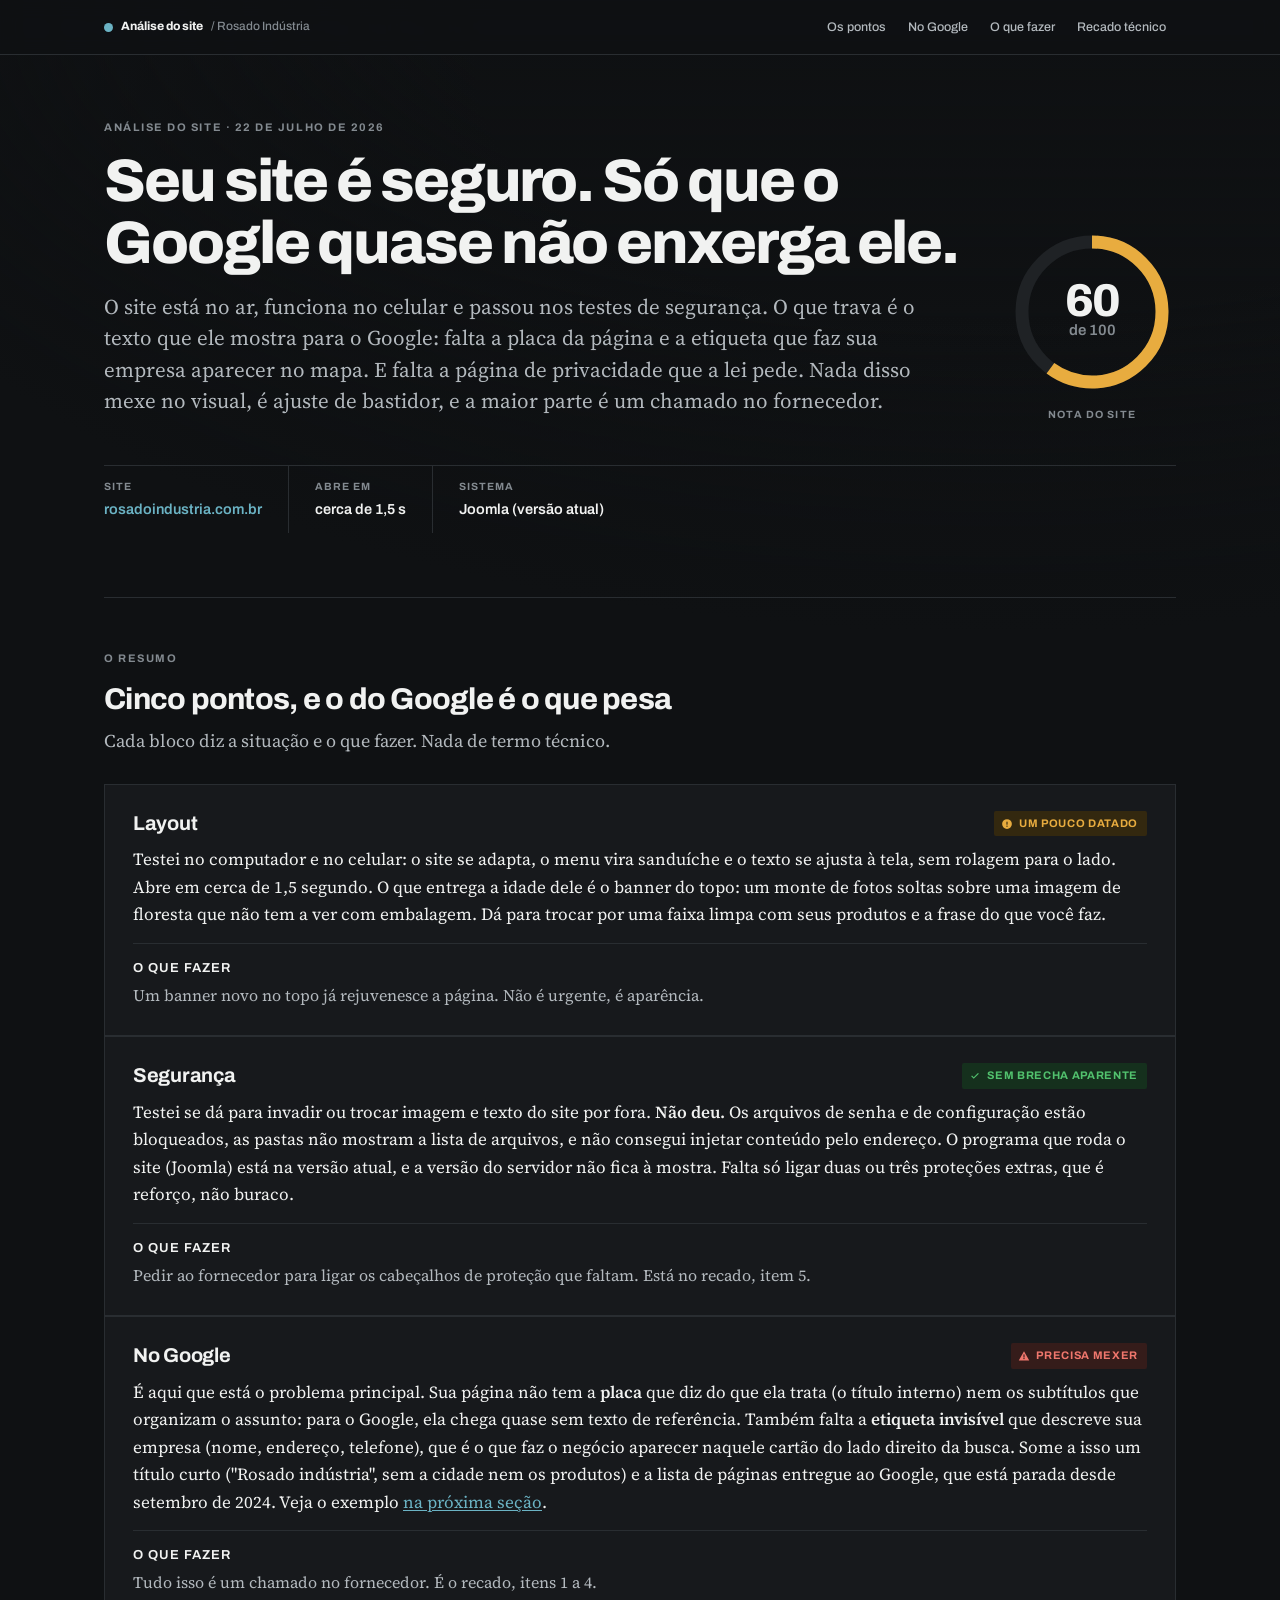
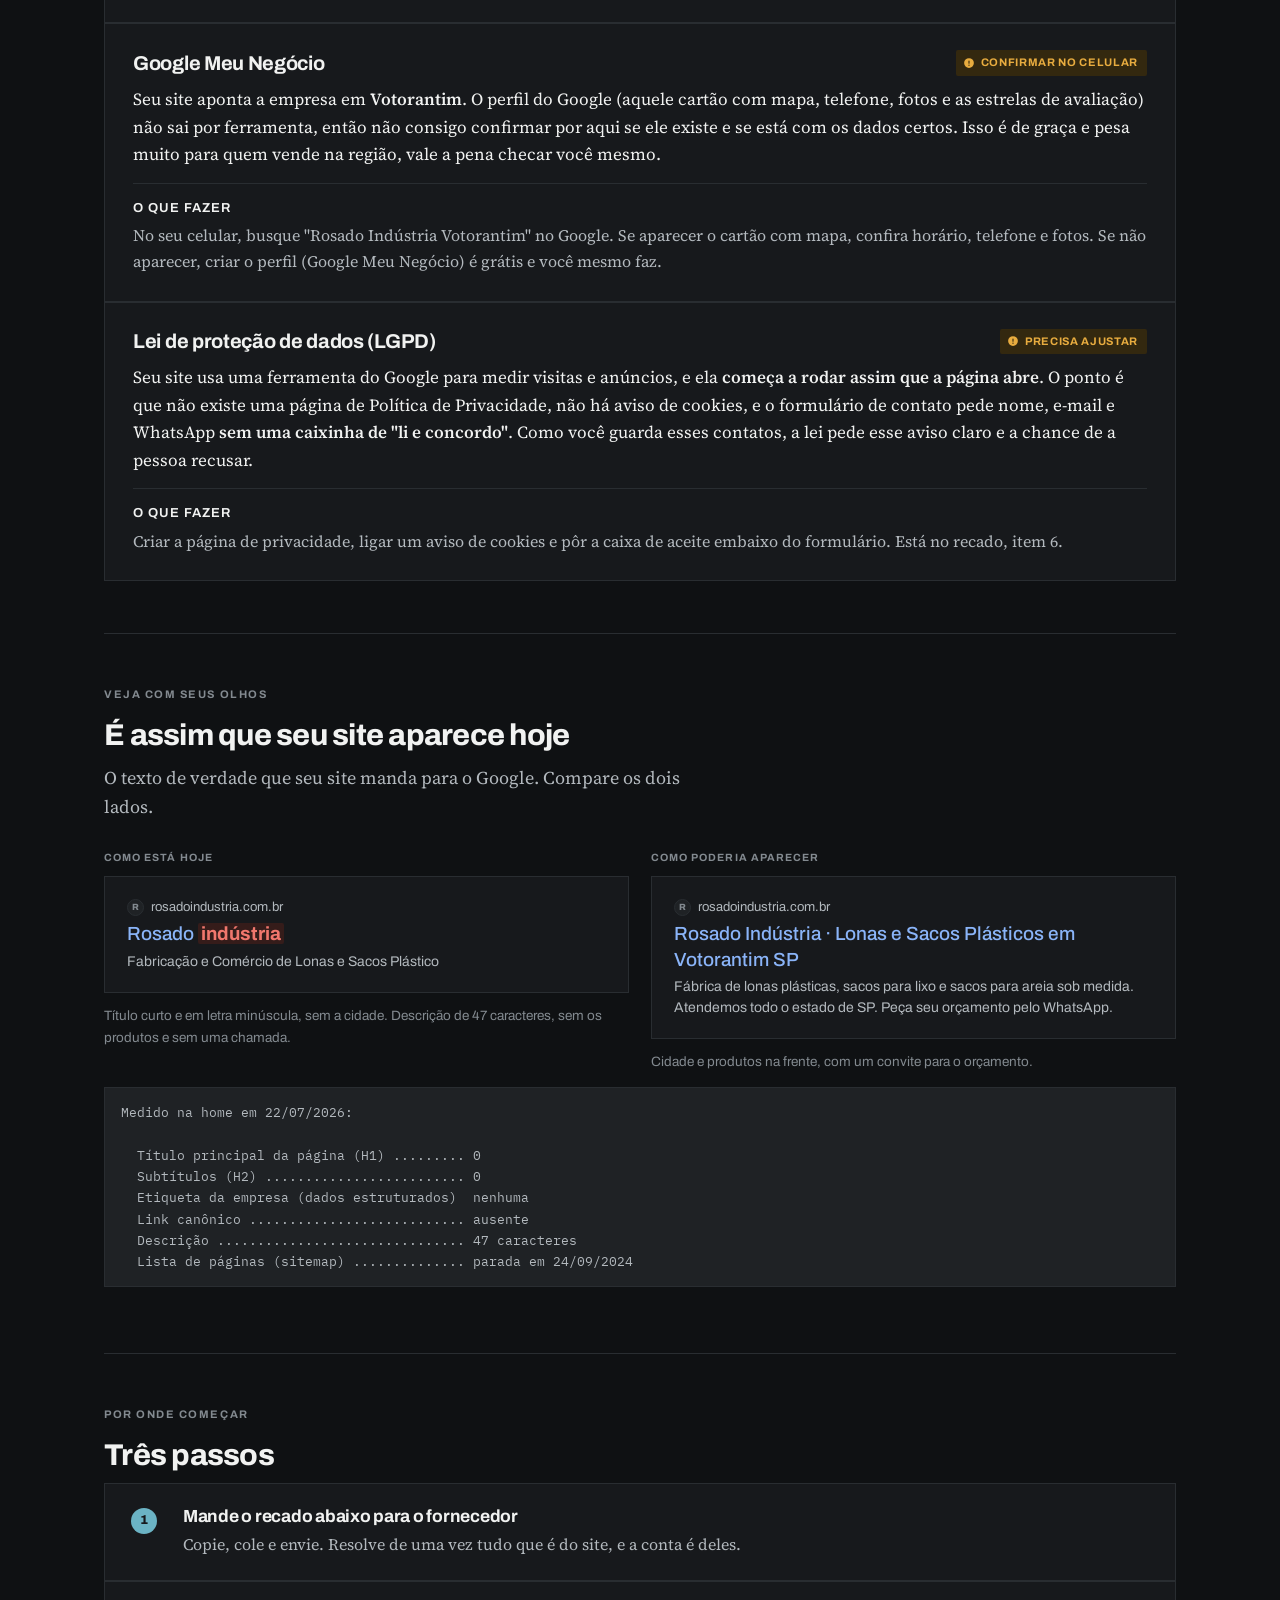
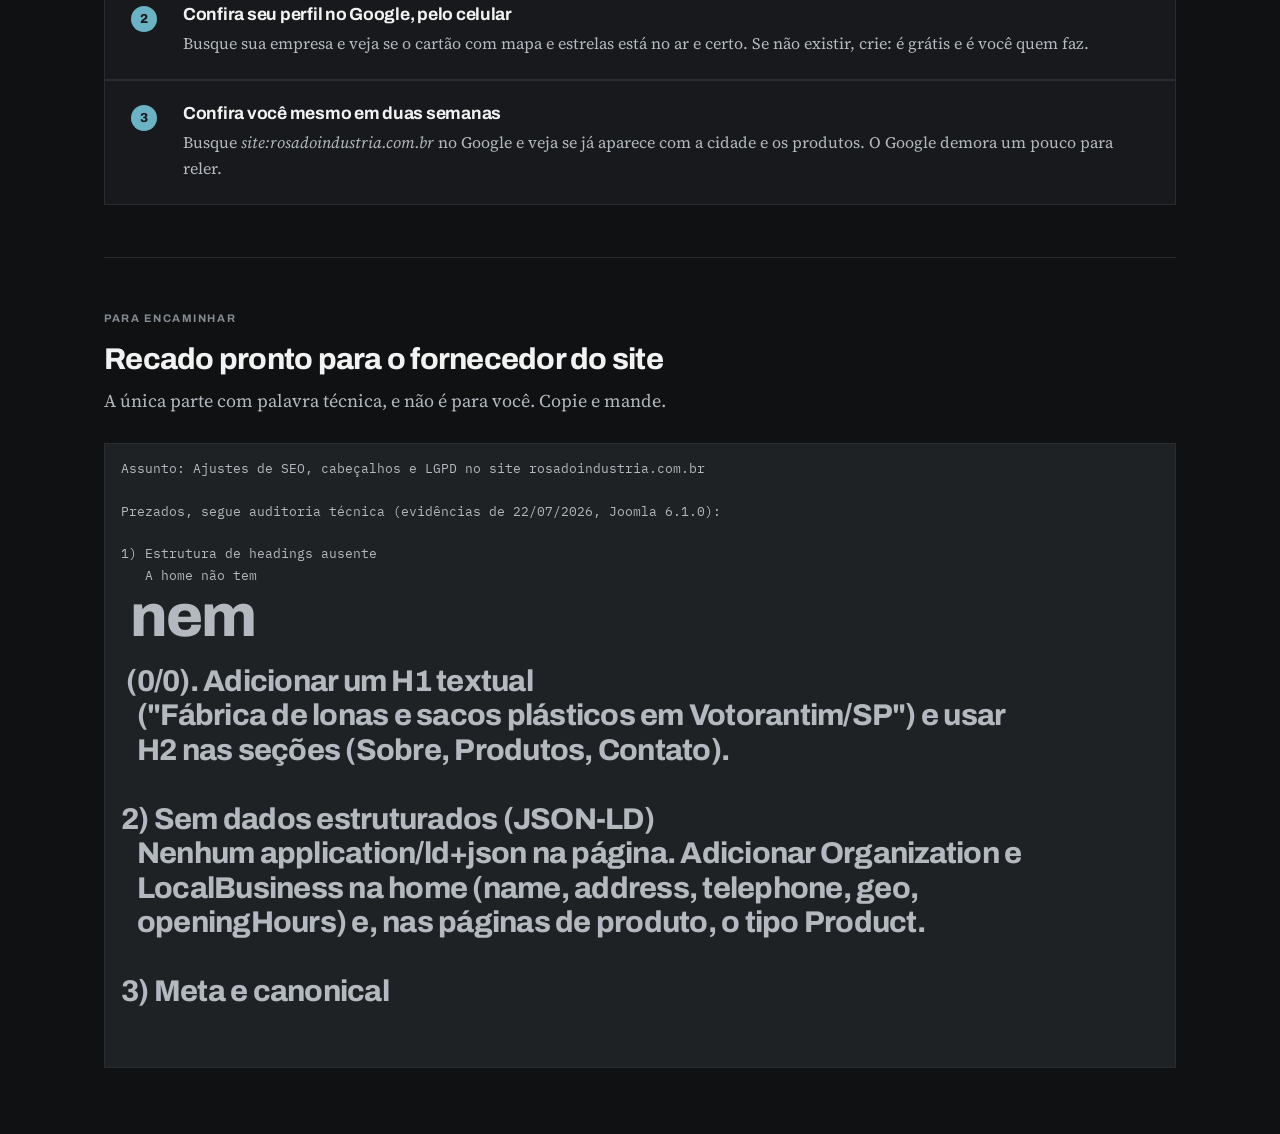
<file: rosado/index.html>
<!DOCTYPE html>
<html lang="pt-BR" data-theme="dark">
<head>
<meta charset="utf-8">
<meta name="viewport" content="width=device-width, initial-scale=1">
<title>Análise do site: Rosado Indústria</title>
<meta name="description" content="Análise do site rosadoindustria.com.br: layout, segurança, Google e LGPD.">
<meta name="robots" content="noindex, nofollow">
<link rel="preconnect" href="https://fonts.googleapis.com">
<link rel="preconnect" href="https://fonts.gstatic.com" crossorigin>
<link href="https://fonts.googleapis.com/css2?family=Archivo:wght@500;600;700;800&family=Source+Serif+4:ital,opsz,wght@0,8..60,400;0,8..60,600;1,8..60,400&family=IBM+Plex+Mono:wght@400;600&display=swap" rel="stylesheet">
<link rel="stylesheet" href="../assets/report.css?v=6">
<style>
  :root { --accent: #6a97e0; --accent-ink: #a9c6f2; --accent-wash: #15243d; }
</style>
</head>
<body>

<canvas id="bg3d" aria-hidden="true"></canvas>
<div class="bg-scrim" aria-hidden="true"></div>

<div class="topbar">
  <div class="topbar-in">
    <div class="mark"><i></i>Análise do site <span>/ Rosado Indústria</span></div>
    <nav>
      <a href="#pontos">Os pontos</a>
      <a href="#google">No Google</a>
      <a href="#fazer">O que fazer</a>
      <a href="#recado">Recado técnico</a>
    </nav>
  </div>
</div>

<div class="page">

<!-- HERO -->
<section class="hero">
  <div class="hero-grid">
    <div>
      <p class="eyebrow">Análise do site &middot; 22 de julho de 2026</p>
      <h1>Seu site é seguro. Só que o Google quase não enxerga ele.</h1>
      <p class="lede">
        O site está no ar, funciona no celular e passou nos testes de segurança. O que trava é o texto
        que ele mostra para o Google: falta a placa da página e a etiqueta que faz sua empresa aparecer
        no mapa. E falta a página de privacidade que a lei pede. Nada disso mexe no visual, é ajuste de
        bastidor, e a maior parte é um chamado no fornecedor.
      </p>
    </div>
    <div class="gauge">
      <svg width="168" height="168" viewBox="0 0 168 168" role="img" aria-label="Nota do site 60 de 100">
        <circle cx="84" cy="84" r="70" fill="none" stroke="var(--surface-sunk)" stroke-width="13"/>
        <circle cx="84" cy="84" r="70" fill="none" stroke="var(--warn)" stroke-width="13"
                stroke-dasharray="264 440" stroke-linecap="butt" transform="rotate(-90 84 84)"/>
        <text x="84" y="88" text-anchor="middle" class="gauge-num">60</text>
        <text x="84" y="107" text-anchor="middle" class="gauge-den">de 100</text>
      </svg>
      <p class="gauge-cap">Nota do site</p>
    </div>
  </div>
  <dl class="facts">
    <div class="fact"><dt>Site</dt><dd><a href="https://rosadoindustria.com.br/" target="_blank" rel="noopener">rosadoindustria.com.br</a></dd></div>
    <div class="fact"><dt>Abre em</dt><dd>cerca de 1,5 s</dd></div>
    <div class="fact"><dt>Sistema</dt><dd>Joomla (versão atual)</dd></div>
  </dl>
</section>

<!-- OS 5 PONTOS -->
<section id="pontos">
  <div class="col">
    <p class="eyebrow">O resumo</p>
    <h2>Cinco pontos, e o do Google é o que pesa</h2>
    <p class="sec-intro">Cada bloco diz a situação e o que fazer. Nada de termo técnico.</p>
  </div>

  <div class="checks">

    <div class="check">
      <div class="check-hd">
        <h3>Layout</h3>
        <span class="sev sev-warn">
          <svg viewBox="0 0 16 16" fill="currentColor" aria-hidden="true"><path d="M8 1.5A6.5 6.5 0 1 0 14.5 8 6.5 6.5 0 0 0 8 1.5zm0 3a.75.75 0 0 1 .75.75v3a.75.75 0 0 1-1.5 0v-3A.75.75 0 0 1 8 4.5zm0 7.25a.9.9 0 1 1 0-1.8.9.9 0 0 1 0 1.8z"/></svg>
          Um pouco datado
        </span>
      </div>
      <p>
        Testei no computador e no celular: o site se adapta, o menu vira sanduíche e o texto se ajusta
        à tela, sem rolagem para o lado. Abre em cerca de 1,5 segundo. O que entrega a idade dele é o
        banner do topo: um monte de fotos soltas sobre uma imagem de floresta que não tem a ver com
        embalagem. Dá para trocar por uma faixa limpa com seus produtos e a frase do que você faz.
      </p>
      <div class="check-do">
        <b>O que fazer</b>
        Um banner novo no topo já rejuvenesce a página. Não é urgente, é aparência.
      </div>
    </div>

    <div class="check">
      <div class="check-hd">
        <h3>Segurança</h3>
        <span class="sev sev-good">
          <svg viewBox="0 0 16 16" fill="currentColor" aria-hidden="true"><path d="M6.3 11.8 2.9 8.4l1.1-1.1 2.3 2.3 5.7-5.7 1.1 1.1z"/></svg>
          Sem brecha aparente
        </span>
      </div>
      <p>
        Testei se dá para invadir ou trocar imagem e texto do site por fora. <strong>Não deu.</strong>
        Os arquivos de senha e de configuração estão bloqueados, as pastas não mostram a lista de
        arquivos, e não consegui injetar conteúdo pelo endereço. O programa que roda o site (Joomla)
        está na versão atual, e a versão do servidor não fica à mostra. Falta só ligar duas ou três
        proteções extras, que é reforço, não buraco.
      </p>
      <div class="check-do">
        <b>O que fazer</b>
        Pedir ao fornecedor para ligar os cabeçalhos de proteção que faltam. Está no recado, item 5.
      </div>
    </div>

    <div class="check">
      <div class="check-hd">
        <h3>No Google</h3>
        <span class="sev sev-crit">
          <svg viewBox="0 0 16 16" fill="currentColor" aria-hidden="true"><path d="M8 1.5 15 14H1L8 1.5zm0 4a.75.75 0 0 0-.75.75v3a.75.75 0 0 0 1.5 0v-3A.75.75 0 0 0 8 5.5zm0 6.75a.9.9 0 1 0 0-1.8.9.9 0 0 0 0 1.8z"/></svg>
          Precisa mexer
        </span>
      </div>
      <p>
        É aqui que está o problema principal. Sua página não tem a <strong>placa</strong> que diz do
        que ela trata (o título interno) nem os subtítulos que organizam o assunto: para o Google, ela
        chega quase sem texto de referência. Também falta a <strong>etiqueta invisível</strong> que
        descreve sua empresa (nome, endereço, telefone), que é o que faz o negócio aparecer naquele
        cartão do lado direito da busca. Some a isso um título curto ("Rosado indústria", sem a cidade
        nem os produtos) e a lista de páginas entregue ao Google, que está parada desde setembro de 2024.
        Veja o exemplo <a href="#google">na próxima seção</a>.
      </p>
      <div class="check-do">
        <b>O que fazer</b>
        Tudo isso é um chamado no fornecedor. É o recado, itens 1 a 4.
      </div>
    </div>

    <div class="check">
      <div class="check-hd">
        <h3>Google Meu Negócio</h3>
        <span class="sev sev-warn">
          <svg viewBox="0 0 16 16" fill="currentColor" aria-hidden="true"><path d="M8 1.5A6.5 6.5 0 1 0 14.5 8 6.5 6.5 0 0 0 8 1.5zm0 3a.75.75 0 0 1 .75.75v3a.75.75 0 0 1-1.5 0v-3A.75.75 0 0 1 8 4.5zm0 7.25a.9.9 0 1 1 0-1.8.9.9 0 0 1 0 1.8z"/></svg>
          Confirmar no celular
        </span>
      </div>
      <p>
        Seu site aponta a empresa em <strong>Votorantim</strong>. O perfil do Google (aquele cartão com
        mapa, telefone, fotos e as estrelas de avaliação) não sai por ferramenta, então não consigo
        confirmar por aqui se ele existe e se está com os dados certos. Isso é de graça e pesa muito para
        quem vende na região, vale a pena checar você mesmo.
      </p>
      <div class="check-do">
        <b>O que fazer</b>
        No seu celular, busque "Rosado Indústria Votorantim" no Google. Se aparecer o cartão com mapa,
        confira horário, telefone e fotos. Se não aparecer, criar o perfil (Google Meu Negócio) é grátis
        e você mesmo faz.
      </div>
    </div>

    <div class="check">
      <div class="check-hd">
        <h3>Lei de proteção de dados (LGPD)</h3>
        <span class="sev sev-warn">
          <svg viewBox="0 0 16 16" fill="currentColor" aria-hidden="true"><path d="M8 1.5A6.5 6.5 0 1 0 14.5 8 6.5 6.5 0 0 0 8 1.5zm0 3a.75.75 0 0 1 .75.75v3a.75.75 0 0 1-1.5 0v-3A.75.75 0 0 1 8 4.5zm0 7.25a.9.9 0 1 1 0-1.8.9.9 0 0 1 0 1.8z"/></svg>
          Precisa ajustar
        </span>
      </div>
      <p>
        Seu site usa uma ferramenta do Google para medir visitas e anúncios, e ela <strong>começa a
        rodar assim que a página abre</strong>. O ponto é que não existe uma página de Política de
        Privacidade, não há aviso de cookies, e o formulário de contato pede nome, e-mail e WhatsApp
        <strong>sem uma caixinha de "li e concordo"</strong>. Como você guarda esses contatos, a lei pede
        esse aviso claro e a chance de a pessoa recusar.
      </p>
      <div class="check-do">
        <b>O que fazer</b>
        Criar a página de privacidade, ligar um aviso de cookies e pôr a caixa de aceite embaixo do
        formulário. Está no recado, item 6.
      </div>
    </div>

  </div>
</section>

<!-- NO GOOGLE (mockup) -->
<section id="google">
  <div class="col">
    <p class="eyebrow">Veja com seus olhos</p>
    <h2>É assim que seu site aparece hoje</h2>
    <p class="sec-intro">O texto de verdade que seu site manda para o Google. Compare os dois lados.</p>
  </div>
  <div class="grid2">
    <div>
      <p class="serp-tag">Como está hoje</p>
      <div class="serp">
        <div class="serp-url"><span class="serp-fav">R</span> rosadoindustria.com.br</div>
        <div class="serp-title">Rosado <mark>indústria</mark></div>
        <div class="serp-desc">Fabricação e Comércio de Lonas e Sacos Plástico</div>
      </div>
      <p class="src" style="margin-top:8px">Título curto e em letra minúscula, sem a cidade. Descrição de 47 caracteres, sem os produtos e sem uma chamada.</p>
    </div>
    <div>
      <p class="serp-tag">Como poderia aparecer</p>
      <div class="serp">
        <div class="serp-url"><span class="serp-fav">R</span> rosadoindustria.com.br</div>
        <div class="serp-title">Rosado Indústria &middot; Lonas e Sacos Plásticos em Votorantim SP</div>
        <div class="serp-desc">Fábrica de lonas plásticas, sacos para lixo e sacos para areia sob medida. Atendemos todo o estado de SP. Peça seu orçamento pelo WhatsApp.</div>
      </div>
      <p class="src" style="margin-top:8px">Cidade e produtos na frente, com um convite para o orçamento.</p>
    </div>
  </div>
  <div class="ev" style="margin-top:14px">Medido na home em 22/07/2026:

  Título principal da página (H1) ......... 0
  Subtítulos (H2) ......................... 0
  Etiqueta da empresa (dados estruturados)  nenhuma
  Link canônico ........................... ausente
  Descrição ............................... 47 caracteres
  Lista de páginas (sitemap) .............. parada em 24/09/2024</div>
</section>

<!-- O QUE FAZER -->
<section id="fazer">
  <div class="col">
    <p class="eyebrow">Por onde começar</p>
    <h2>Três passos</h2>
  </div>
  <div class="steps">
    <div class="step">
      <div>
        <h3>Mande o recado abaixo para o fornecedor</h3>
        <p>Copie, cole e envie. Resolve de uma vez tudo que é do site, e a conta é deles.</p>
      </div>
    </div>
    <div class="step">
      <div>
        <h3>Confira seu perfil no Google, pelo celular</h3>
        <p>Busque sua empresa e veja se o cartão com mapa e estrelas está no ar e certo. Se não existir, crie: é grátis e é você quem faz.</p>
      </div>
    </div>
    <div class="step">
      <div>
        <h3>Confira você mesmo em duas semanas</h3>
        <p>Busque <em>site:rosadoindustria.com.br</em> no Google e veja se já aparece com a cidade e os produtos. O Google demora um pouco para reler.</p>
      </div>
    </div>
  </div>
</section>

<!-- RECADO -->
<section id="recado">
  <div class="col">
    <p class="eyebrow">Para encaminhar</p>
    <h2>Recado pronto para o fornecedor do site</h2>
    <p class="sec-intro">A única parte com palavra técnica, e não é para você. Copie e mande.</p>
  </div>
  <div class="ev" style="white-space:pre-wrap">Assunto: Ajustes de SEO, cabeçalhos e LGPD no site rosadoindustria.com.br

Prezados, segue auditoria técnica (evidências de 22/07/2026, Joomla 6.1.0):

1) Estrutura de headings ausente
   A home não tem <h1> nem <h2> (0/0). Adicionar um H1 textual
   ("Fábrica de lonas e sacos plásticos em Votorantim/SP") e usar
   H2 nas seções (Sobre, Produtos, Contato).

2) Sem dados estruturados (JSON-LD)
   Nenhum application/ld+json na página. Adicionar Organization e
   LocalBusiness na home (name, address, telephone, geo,
   openingHours) e, nas páginas de produto, o tipo Product.

3) Meta e canonical
   <title> "Rosado indústria": reescrever com cidade e produtos.
   Meta description com 47 caracteres: expandir para 120 a 160.
   Não há <link rel="canonical">: adicionar canônica absoluta
   (https://) em todas as páginas.

4) Sitemap desatualizado
   sitemap.xml gerado por ferramenta externa (xml-sitemaps.com),
   com lastmod parado em 2024-09-24 e URLs no formato /index.php/.
   Gerar pelo próprio Joomla (SEF ou OSMap) e reenviar no Google
   Search Console.

5) Cabeçalhos de segurança
   Presentes: X-Frame-Options, Referrer-Policy, COOP; cookie com
   HttpOnly e Secure; versão do servidor não exposta. OK.
   Faltam: Strict-Transport-Security (HSTS),
   X-Content-Type-Options: nosniff e Content-Security-Policy.
   Restringir o acesso público a README.txt e web.config.txt (hoje 200).

6) LGPD
   O Google Ads/Tag Manager (AW-16796291339) carrega no <head>
   antes de qualquer consentimento; não há Política de Privacidade
   nem aviso de cookies. Criar /politica-de-privacidade citando a
   Lei 13.709/2018 (finalidade, base legal e canal do titular) e
   linkar no rodapé. Adicionar banner de consentimento que só
   dispare os scripts após o aceite. No formulário de contato
   (nome, e-mail, WhatsApp), incluir checkbox de aceite com link
   para a política antes do envio.

Aguardamos prazo por item.</div>
</section>

<!-- MÉTODO -->
<section id="metodo">
  <div class="col">
    <p class="eyebrow">Transparência</p>
    <h2>Como foi medido e o que não entra</h2>
  </div>
  <details class="method">
    <summary>O que foi conferido</summary>
    <div class="method-body">
      <ul>
        <li>Consultas diretas ao site em <b>22/07/2026</b>: velocidade, cabeçalhos, certificado e o texto entregue ao Google.</li>
        <li><b>Checagem de segurança passiva:</b> arquivos sensíveis (.env, configuração, backup), listagem de pastas, cookie e teste de injeção por endereço com marcador inofensivo. Nada tocou o servidor de forma indevida.</li>
        <li>Contagem exata no código: títulos, imagens e campos do formulário, e a leitura da versão do Joomla.</li>
        <li>Nota: Google 35%, layout e velocidade 25%, segurança 20%, LGPD 10%, Meu Negócio 10%.</li>
      </ul>
    </div>
  </details>
  <details class="method">
    <summary>Limites</summary>
    <div class="method-body">
      <ul>
        <li>Isto analisa <b>o site</b> e o Google. Não avalia concorrência, preço nem estratégia comercial.</li>
        <li>O perfil e as <b>estrelas do Google Meu Negócio</b> não saem por ferramenta; precisam de conferência manual no seu celular.</li>
        <li>A checagem de segurança é a que se faz de fora, sem invadir. Uma auditoria profunda exigiria acesso ao servidor.</li>
      </ul>
    </div>
  </details>
</section>

<footer>
  <p><b>Análise do site rosadoindustria.com.br.</b> Feita em 22 de julho de 2026, a partir de consultas públicas ao próprio site.</p>
</footer>

</div>

<script>window.BG3D = { a: 0x6a97e0, b: 0x4a6fc0, dust: 0x2f4478 };</script>
<script src="https://cdnjs.cloudflare.com/ajax/libs/three.js/r128/three.min.js" integrity="sha384-CI3ELBVUz9XQO+97x6nwMDPosPR5XvsxW2ua7N1Xeygeh1IxtgqtCkGfQY9WWdHu" crossorigin="anonymous"></script>
<script src="../assets/bg3d.js?v=1"></script>

</body>
</html>
</file>
<file: assets/report.css>
/* ============================================================
   Análise de site: sistema visual
   Tipos:  Archivo (estrutura/dados) + Source Serif 4 (leitura) + IBM Plex Mono (evidencia)
   Acento: definido por pagina em --accent
   Regra:  cor semantica nunca carrega significado sozinha (sempre icone + rotulo)
   ESCURO E O TEMA PADRAO. O claro so entra com data-theme="light".
   ============================================================ */

:root, :root[data-theme="dark"] {
  color-scheme: dark;

  --ground: #0f1113;
  --surface: #17191c;
  --surface-sunk: #1f2225;
  --ink: #f1f2f1;
  --ink-2: #b3b9be;
  --ink-3: #838a90;
  --rule: #292d31;
  --rule-strong: #3d4348;

  --accent: #6bb3c4;
  --accent-ink: #9fd3df;
  --accent-wash: #16303a;

  --good: #52c26e;
  --good-wash: #15301d;
  --warn: #e8ac3f;
  --warn-wash: #33280f;
  --crit: #f0776d;
  --crit-wash: #351c1a;

  --sans: "Archivo", system-ui, sans-serif;
  --serif: "Source Serif 4", Georgia, serif;
  --mono: "IBM Plex Mono", ui-monospace, Consolas, monospace;

  --col: 68ch;
  --wide: 1120px;
}

:root[data-theme="light"] {
  color-scheme: light;
  --ground: #f7f7f5;
  --surface: #ffffff;
  --surface-sunk: #f1f1ee;
  --ink: #16181a;
  --ink-2: #4a4e52;
  --ink-3: #797e83;
  --rule: #e3e3df;
  --rule-strong: #cfcfc9;
  --accent: #17515f;
  --accent-ink: #0e3b46;
  --accent-wash: #e6eff1;
  --good: #0f7a2e;
  --good-wash: #e7f3ea;
  --warn: #b87503;
  --warn-wash: #fbf1de;
  --crit: #c0342b;
  --crit-wash: #fbeae8;
}

* { box-sizing: border-box; }

body {
  margin: 0;
  background: var(--ground);
  color: var(--ink);
  font-family: var(--serif);
  font-size: 18px;
  line-height: 1.62;
  -webkit-font-smoothing: antialiased;
}

/* ---------- Fundo 3D ---------- */
#bg3d {
  position: fixed; inset: 0; width: 100vw; height: 100vh;
  z-index: 0; pointer-events: none; display: block;
  opacity: 0.9;
}
/* leve escurecimento por cima do orbe, para o texto respirar */
.bg-scrim {
  position: fixed; inset: 0; z-index: 1; pointer-events: none;
  background:
    radial-gradient(120% 80% at 78% 8%, transparent 0%, transparent 34%, var(--ground) 78%),
    linear-gradient(to bottom, transparent 0%, color-mix(in srgb, var(--ground) 62%, transparent) 46%, var(--ground) 100%);
}
.page { position: relative; z-index: 2; max-width: var(--wide); margin: 0 auto; padding: 0 24px; }
.col { max-width: var(--col); }

section { padding: 52px 0; border-top: 1px solid var(--rule); }
section:first-of-type { border-top: none; }

/* ---------- Tipografia ---------- */
h1, h2, h3, h4, .ui { font-family: var(--sans); }

h1 {
  font-size: clamp(38px, 6vw, 60px);
  font-weight: 800; letter-spacing: -0.035em; line-height: 1.03;
  margin: 0 0 16px; text-wrap: balance;
}
h2 {
  font-size: clamp(23px, 3vw, 30px);
  font-weight: 750; letter-spacing: -0.025em; line-height: 1.15;
  margin: 0 0 10px; text-wrap: balance;
}
h3 { font-size: 20px; font-weight: 700; letter-spacing: -0.015em; margin: 0 0 8px; line-height: 1.25; }
p { margin: 0 0 16px; }
a { color: var(--accent); text-underline-offset: 2px; }
strong { font-weight: 600; color: var(--ink); }

.eyebrow {
  font-family: var(--sans); font-size: 11px; font-weight: 700; letter-spacing: 0.14em;
  text-transform: uppercase; color: var(--ink-3); margin: 0 0 14px;
}
.sec-intro { color: var(--ink-2); font-size: 18px; margin: 0 0 28px; }
.lede { font-size: 21px; line-height: 1.5; color: var(--ink-2); margin: 0 0 22px; }

/* ---------- Topbar ---------- */
.topbar {
  position: sticky; top: 0; z-index: 30;
  background: color-mix(in srgb, var(--ground) 90%, transparent);
  backdrop-filter: blur(10px) saturate(160%);
  border-bottom: 1px solid var(--rule);
}
.topbar-in {
  max-width: var(--wide); margin: 0 auto; padding: 11px 24px;
  display: flex; align-items: center; gap: 18px;
}
.mark { font-family: var(--sans); font-size: 12px; font-weight: 750; display: flex; align-items: center; gap: 8px; }
.mark i { width: 9px; height: 9px; background: var(--accent); border-radius: 50%; flex: none; display: block; }
.mark span { color: var(--ink-3); font-weight: 500; }
.topbar nav { margin-left: auto; display: flex; gap: 2px; flex-wrap: wrap; }
.topbar nav a {
  font-family: var(--sans); font-size: 12.5px; font-weight: 500;
  color: var(--ink-2); text-decoration: none; padding: 6px 10px; border-radius: 3px;
}
.topbar nav a:hover { background: var(--surface-sunk); color: var(--ink); }
.tbtn {
  font-family: var(--sans); font-size: 12.5px; font-weight: 600;
  background: none; border: 1px solid var(--rule-strong); color: var(--ink-2);
  padding: 6px 11px; border-radius: 3px; cursor: pointer;
}
.tbtn:hover { border-color: var(--ink-3); color: var(--ink); }
:focus-visible { outline: 2px solid var(--accent); outline-offset: 2px; }

/* ---------- Hero ---------- */
.hero { padding: 64px 0 46px; border-top: none; }
.hero-grid { display: grid; grid-template-columns: 1fr auto; gap: 48px; align-items: end; }
@media (max-width: 800px) { .hero-grid { grid-template-columns: 1fr; gap: 30px; align-items: start; } }

.facts { display: flex; flex-wrap: wrap; gap: 0; margin-top: 26px; border-top: 1px solid var(--rule); }
.fact { padding: 12px 26px 12px 0; margin-right: 26px; border-right: 1px solid var(--rule); }
.fact:last-child { border-right: none; }
.fact dt {
  font-family: var(--sans); font-size: 10.5px; font-weight: 700;
  letter-spacing: 0.1em; text-transform: uppercase; color: var(--ink-3); margin-bottom: 3px;
}
.fact dd { margin: 0; font-family: var(--sans); font-size: 14.5px; font-weight: 600; font-variant-numeric: tabular-nums; }
.fact dd a { text-decoration: none; }

/* ---------- Nota ---------- */
.gauge { text-align: center; }
.gauge svg { display: block; }
.gauge-num { font-family: var(--sans); font-size: 46px; font-weight: 800; letter-spacing: -0.04em; fill: var(--ink); }
.gauge-den { font-family: var(--sans); font-size: 15px; font-weight: 600; fill: var(--ink-3); }
.gauge-cap {
  font-family: var(--sans); font-size: 10.5px; font-weight: 700; letter-spacing: 0.11em;
  text-transform: uppercase; color: var(--ink-3); margin-top: 10px;
}

/* ---------- Selo de status (icone + rotulo, nunca cor sozinha) ---------- */
.sev {
  display: inline-flex; align-items: center; gap: 6px;
  font-family: var(--sans); font-size: 11px; font-weight: 700;
  letter-spacing: 0.06em; text-transform: uppercase;
  padding: 4px 9px 4px 7px; border-radius: 2px; white-space: nowrap;
}
.sev svg { width: 12px; height: 12px; flex: none; }
.sev-crit { background: var(--crit-wash); color: var(--crit); }
.sev-warn { background: var(--warn-wash); color: var(--warn); }
.sev-good { background: var(--good-wash); color: var(--good); }
.sev-flat { background: var(--surface-sunk); color: var(--ink-2); }

/* ---------- Bloco de diagnostico ---------- */
.checks { display: grid; gap: 2px; background: var(--rule); border: 1px solid var(--rule); }
.check { background: var(--surface); padding: 26px 28px; }
.check-hd { display: flex; align-items: center; gap: 12px; margin-bottom: 10px; flex-wrap: wrap; }
.check-hd h3 { margin: 0; flex: 1 1 auto; }
.check p { font-size: 17px; margin: 0 0 12px; }
.check p:last-child { margin-bottom: 0; }
.check-do {
  margin-top: 14px; padding-top: 14px; border-top: 1px solid var(--rule);
  font-size: 16px; color: var(--ink-2);
}
.check-do b { color: var(--ink); font-weight: 640; font-family: var(--sans); font-size: 13px;
  text-transform: uppercase; letter-spacing: 0.08em; display: block; margin-bottom: 4px; }

/* ---------- Evidencia ---------- */
.ev {
  font-family: var(--mono); font-size: 12.5px; line-height: 1.7;
  background: var(--surface-sunk); border: 1px solid var(--rule);
  padding: 14px 16px; margin: 0 0 14px;
  overflow-x: auto; white-space: pre; color: var(--ink-2);
}
.ev b { color: var(--crit); font-weight: 600; }
.ev u { color: var(--good); text-decoration: none; font-weight: 600; }
.src { font-size: 13.5px; color: var(--ink-3); font-family: var(--sans); margin: 0; }
.src a { color: var(--ink-3); }

/* ---------- Mockup do Google ---------- */
.serp { background: var(--surface); border: 1px solid var(--rule); padding: 20px 22px; margin: 0 0 12px; font-family: var(--sans); }
.serp-url { font-size: 13px; color: var(--ink-2); margin-bottom: 3px; display: flex; align-items: center; gap: 7px; }
.serp-fav {
  width: 17px; height: 17px; border-radius: 50%; background: var(--surface-sunk);
  border: 1px solid var(--rule); display: grid; place-items: center;
  font-size: 9px; font-weight: 800; color: var(--ink-3); flex: none;
}
.serp-title { font-size: 19px; line-height: 1.35; color: #8ab4f8; font-weight: 500; margin-bottom: 4px; }
:root[data-theme="light"] .serp-title { color: #1a0dab; }
.serp-title mark { background: var(--crit-wash); color: var(--crit); font-weight: 700; padding: 0 3px; border-radius: 2px; }
.serp-desc { font-size: 14px; color: var(--ink-2); line-height: 1.5; }
.serp-tag {
  font-family: var(--sans); font-size: 10.5px; font-weight: 700; letter-spacing: 0.1em;
  text-transform: uppercase; color: var(--ink-3); margin-bottom: 10px;
}

/* ---------- Plano ---------- */
.steps { counter-reset: s; display: grid; gap: 2px; background: var(--rule); border: 1px solid var(--rule); }
.step { background: var(--surface); padding: 22px 26px; display: grid; grid-template-columns: 34px 1fr; gap: 18px; align-items: start; }
.step::before {
  counter-increment: s; content: counter(s);
  font-family: var(--sans); font-size: 13px; font-weight: 800; color: var(--surface);
  background: var(--accent); width: 26px; height: 26px; border-radius: 50%;
  display: grid; place-items: center; margin-top: 2px;
}
.step h3 { font-size: 17.5px; margin-bottom: 5px; }
.step p { font-size: 16px; margin: 0; color: var(--ink-2); }

/* ---------- Metodo recolhivel ---------- */
details.method { background: var(--surface); border: 1px solid var(--rule); margin-bottom: 10px; }
details.method > summary {
  cursor: pointer; padding: 16px 22px; font-family: var(--sans);
  font-size: 15.5px; font-weight: 650; list-style: none;
  display: flex; align-items: center; gap: 10px;
}
details.method > summary::-webkit-details-marker { display: none; }
details.method > summary::before { content: "+"; font-weight: 700; color: var(--accent); font-size: 17px; line-height: 1; }
details.method[open] > summary::before { content: "-"; }
details.method > summary:hover { background: var(--surface-sunk); }
.method-body { padding: 4px 22px 22px; border-top: 1px solid var(--rule); }
.method-body ul { margin: 12px 0 0; padding-left: 20px; font-size: 16px; color: var(--ink-2); }
.method-body li { margin-bottom: 8px; }
.method-body p { font-size: 16px; color: var(--ink-2); }

/* ---------- Rodape ---------- */
footer {
  border-top: 1px solid var(--rule); padding: 34px 0 60px; margin-top: 20px;
  font-family: var(--sans); font-size: 13.5px; color: var(--ink-3);
}
footer p { margin: 0 0 7px; max-width: 78ch; }
footer b { color: var(--ink-2); }

.grid2 { display: grid; grid-template-columns: 1fr 1fr; gap: 22px; }
@media (max-width: 760px) { .grid2 { grid-template-columns: 1fr; } }

@media print {
  .topbar { display: none; }
  body { background: #fff; font-size: 11pt; }
  .check, .step { break-inside: avoid; }
}
@media (prefers-reduced-motion: reduce) {
  * { animation: none !important; transition: none !important; }
}
</file>
